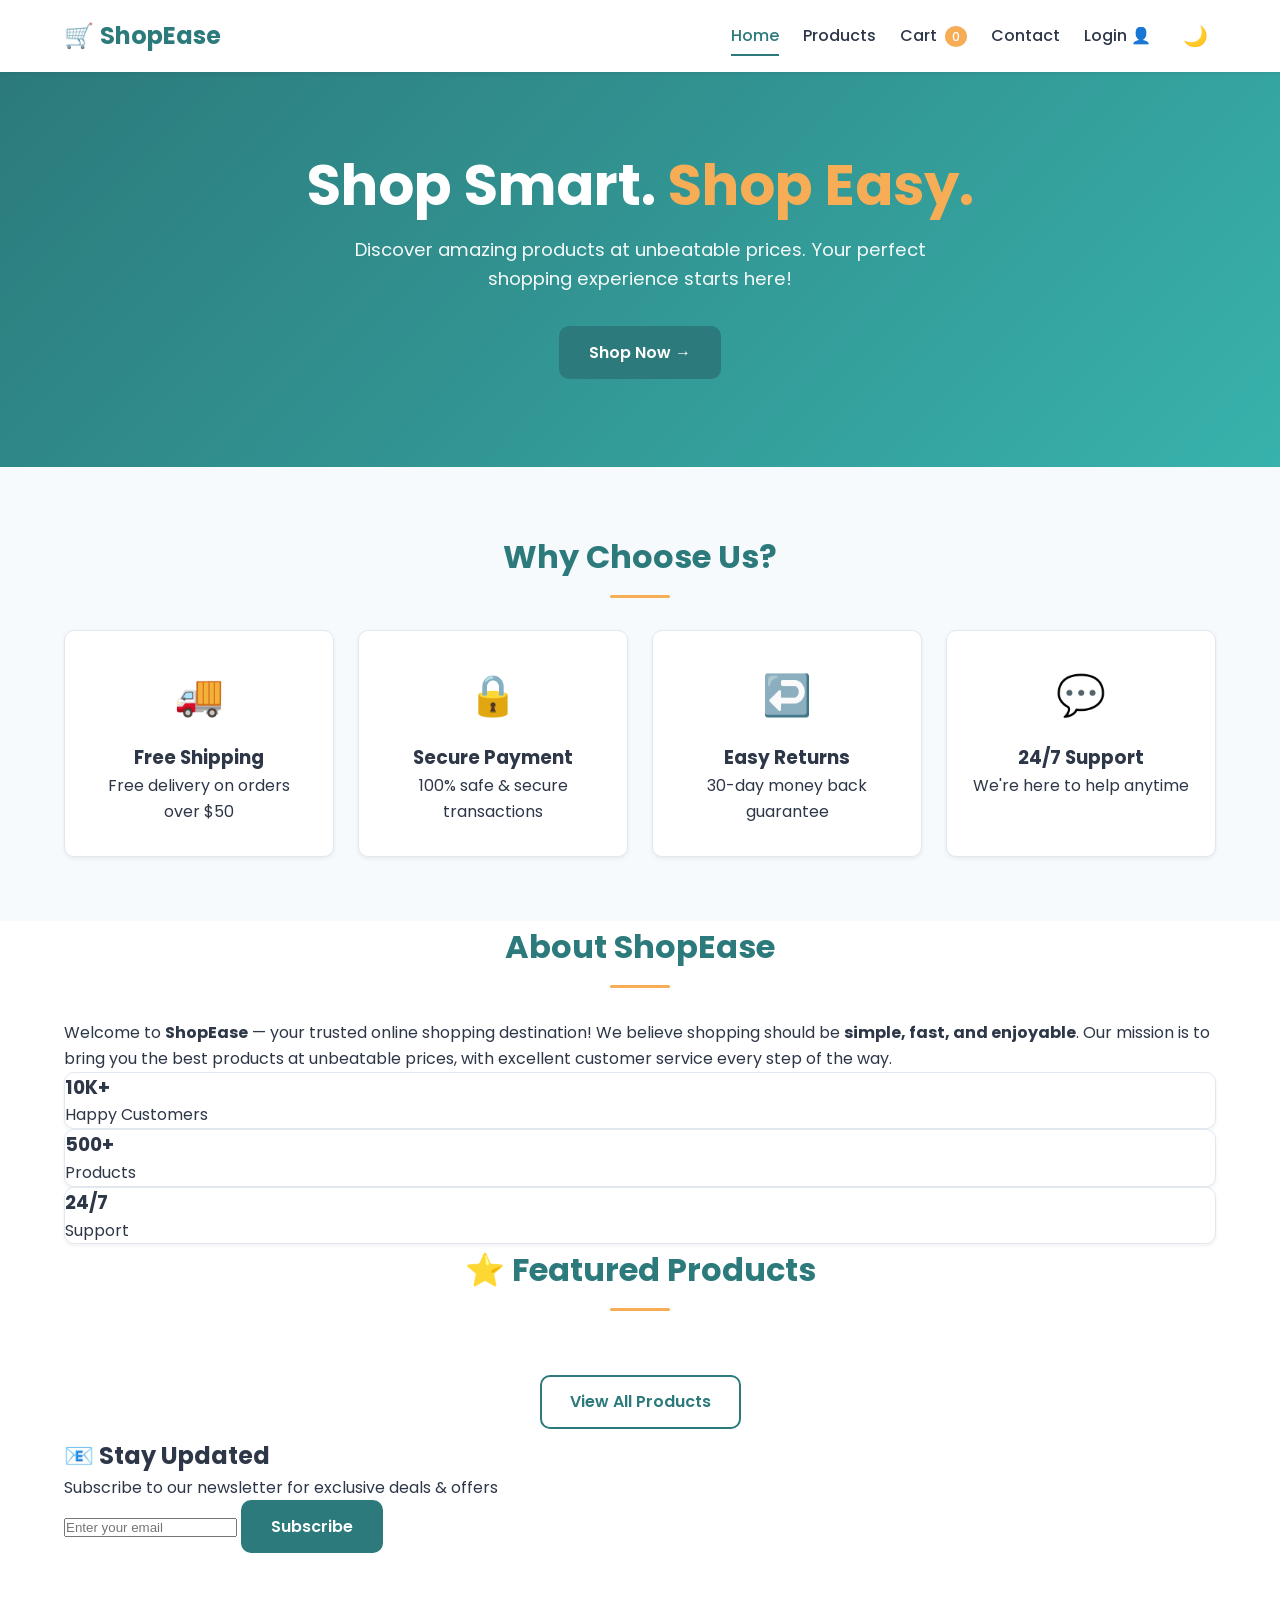
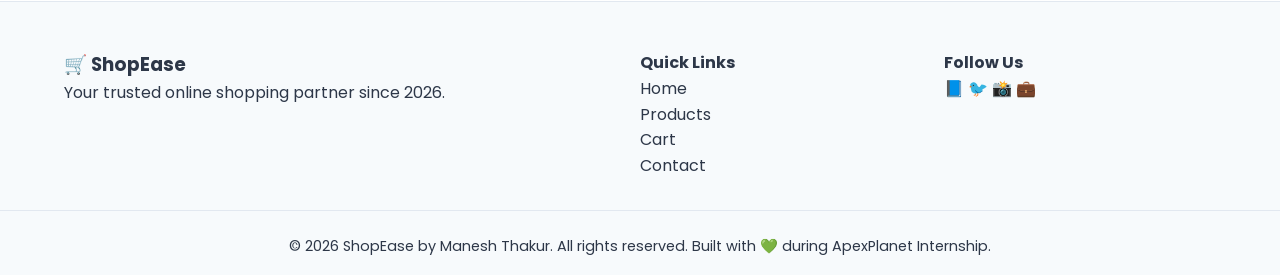
<file: index.html>
<!DOCTYPE html>
<html lang="en">
<head>
  <meta charset="UTF-8" />
  <meta name="viewport" content="width=device-width, initial-scale=1.0"/>
  <meta name="description" content="ShopEase - Your one-stop shop for amazing products online.">
  <meta name="keywords" content="ecommerce, shop, online store, shopease">
  <meta name="author" content="Manesh Thakur">
  <meta property="og:title" content="ShopEase - Shop Smart, Shop Easy">
  <meta property="og:description" content="Discover amazing products at unbeatable prices.">
  <meta property="og:type" content="website">
  <title>ShopEase | Home</title>
  <link rel="icon" href="assets/icons/favicon.ico" type="image/x-icon">
  <link rel="preconnect" href="https://fonts.googleapis.com">
  <link href="https://fonts.googleapis.com/css2?family=Poppins:wght@300;400;600;700&display=swap" rel="stylesheet">
  <link rel="stylesheet" href="css/style.css" />
</head>
<body>


  <!-- ================= MAIN CONTENT ================= -->
  <main>

    <!-- Hero Section -->
    <section class="hero" aria-labelledby="hero-title">
      <div class="container hero-content">
        <h1 id="hero-title">Shop Smart. <span>Shop Easy.</span></h1>
        <p>Discover amazing products at unbeatable prices. Your perfect shopping experience starts here!</p>
        <a href="products.html" class="btn btn-primary">Shop Now →</a>
      </div>
    </section>

    <!-- Features Section -->
    <section class="features" aria-labelledby="features-title">
      <div class="container">
        <h2 id="features-title" class="section-title">Why Choose Us?</h2>
        <div class="features-grid">
          <article class="feature-card">
            <div class="feature-icon">🚚</div>
            <h3>Free Shipping</h3>
            <p>Free delivery on orders over $50</p>
          </article>
          <article class="feature-card">
            <div class="feature-icon">🔒</div>
            <h3>Secure Payment</h3>
            <p>100% safe &amp; secure transactions</p>
          </article>
          <article class="feature-card">
            <div class="feature-icon">↩️</div>
            <h3>Easy Returns</h3>
            <p>30-day money back guarantee</p>
          </article>
          <article class="feature-card">
            <div class="feature-icon">💬</div>
            <h3>24/7 Support</h3>
            <p>We're here to help anytime</p>
          </article>
        </div>
      </div>
    </section>

    <!-- About Section -->
    <section class="about-section">
      <div class="container">
        <div class="about-wrapper">
          <div class="about-content">
            <h2 class="section-title">About ShopEase</h2>
            <p>Welcome to <strong>ShopEase</strong> — your trusted online shopping destination!
            We believe shopping should be <strong>simple, fast, and enjoyable</strong>.
            Our mission is to bring you the best products at unbeatable prices, with
            excellent customer service every step of the way.</p>
            <div class="stats">
              <div class="stat-item"><h3>10K+</h3><p>Happy Customers</p></div>
              <div class="stat-item"><h3>500+</h3><p>Products</p></div>
              <div class="stat-item"><h3>24/7</h3><p>Support</p></div>
            </div>
          </div>
        </div>
      </div>
    </section>

    <!-- Featured Products Section -->
    <section class="featured-products" aria-labelledby="featured-title">
      <div class="container">
        <h2 id="featured-title" class="section-title">⭐ Featured Products</h2>
        <div class="products-grid" id="featuredProducts">
          <!-- Products injected via JavaScript -->
        </div>
        <div class="text-center">
          <a href="products.html" class="btn btn-outline">View All Products</a>
        </div>
      </div>
    </section>

    <!-- Newsletter Section -->
    <section class="newsletter" aria-labelledby="newsletter-title">
      <div class="container">
        <h2 id="newsletter-title">📧 Stay Updated</h2>
        <p>Subscribe to our newsletter for exclusive deals &amp; offers</p>
        <form class="newsletter-form" id="newsletterForm">
          <input type="email" placeholder="Enter your email" required aria-label="Email address">
          <button type="submit" class="btn btn-primary">Subscribe</button>
        </form>
      </div>
    </section>

  </main>

  <!-- Product Detail Modal -->
  <div class="modal product-modal" id="productModal" hidden>
    <div class="modal-content product-modal-content">
      <button class="modal-close" aria-label="Close modal">✕</button>
      <div class="product-modal-body" id="productModalBody"></div>
    </div>
  </div>

  <script src="js/components.js" data-page="home"></script>
  <script src="js/products.js"></script>
  <script src="js/script.js"></script>
</body>
</html>
</file>
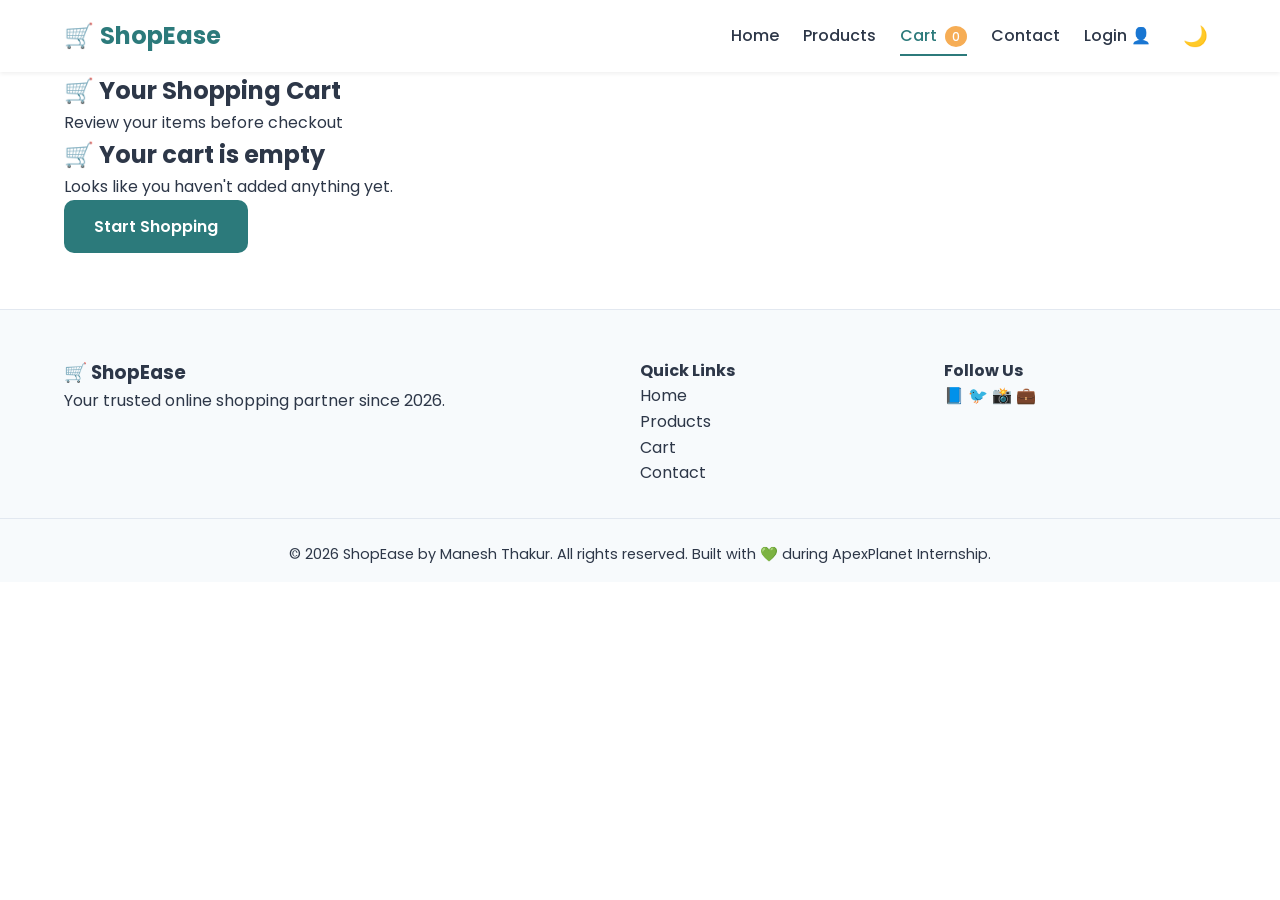
<file: cart.html>
<!DOCTYPE html>
<html lang="en">
<head>
  <meta charset="UTF-8" />
  <meta name="viewport" content="width=device-width, initial-scale=1.0"/>
  <meta name="description" content="Your ShopEase shopping cart">
  <title>ShopEase | Cart</title>
  <link rel="icon" href="assets/icons/favicon.ico" type="image/x-icon">
  <link rel="preconnect" href="https://fonts.googleapis.com">
  <link href="https://fonts.googleapis.com/css2?family=Poppins:wght@300;400;600;700&display=swap" rel="stylesheet">
  <link rel="stylesheet" href="css/style.css" />
</head>
<body>

  <main>

    <section class="page-header">
      <div class="container">
        <h1>🛒 Your Shopping Cart</h1>
        <p>Review your items before checkout</p>
      </div>
    </section>

    <section class="cart-section">
      <div class="container">

        <div class="cart-wrapper">
          <div class="cart-items" id="cartItems"></div>

          <aside class="cart-summary" aria-label="Cart Summary">
            <h2>Order Summary</h2>
            <div class="summary-row">
              <span>Subtotal:</span><span id="subtotal">$0.00</span>
            </div>
            <div class="summary-row">
              <span>Shipping:</span><span id="shipping">$0.00</span>
            </div>
            <div class="summary-row total">
              <span>Total:</span><span id="total">$0.00</span>
            </div>
            <button class="btn btn-primary btn-block" id="checkoutBtn">Proceed to Checkout</button>
            <a href="products.html" class="btn btn-outline btn-block">Continue Shopping</a>
          </aside>
        </div>

        <div class="empty-cart" id="emptyCart" hidden>
          <h2>🛒 Your cart is empty</h2>
          <p>Looks like you haven't added anything yet.</p>
          <a href="products.html" class="btn btn-primary">Start Shopping</a>
        </div>

      </div>
    </section>

    <!-- Checkout Modal -->
    <div class="modal" id="checkoutModal" hidden>
      <div class="modal-content">
        <button class="modal-close" aria-label="Close modal">✕</button>
        <h2>🎉 Checkout</h2>
        <form id="checkoutForm">
          <div class="form-group">
            <label for="fullName">Full Name *</label>
            <input type="text" id="fullName" required>
          </div>
          <div class="form-group">
            <label for="email">Email *</label>
            <input type="email" id="email" required>
          </div>
          <div class="form-group">
            <label for="address">Shipping Address *</label>
            <textarea id="address" rows="3" required></textarea>
          </div>
          <button type="submit" class="btn btn-primary btn-block">Place Order</button>
        </form>
      </div>
    </div>

  </main>

  <script src="js/components.js" data-page="cart"></script>
  <script src="js/products.js"></script>
  <script src="js/card.js"></script>
  <script src="js/script.js"></script>
</body>
</html>
</file>
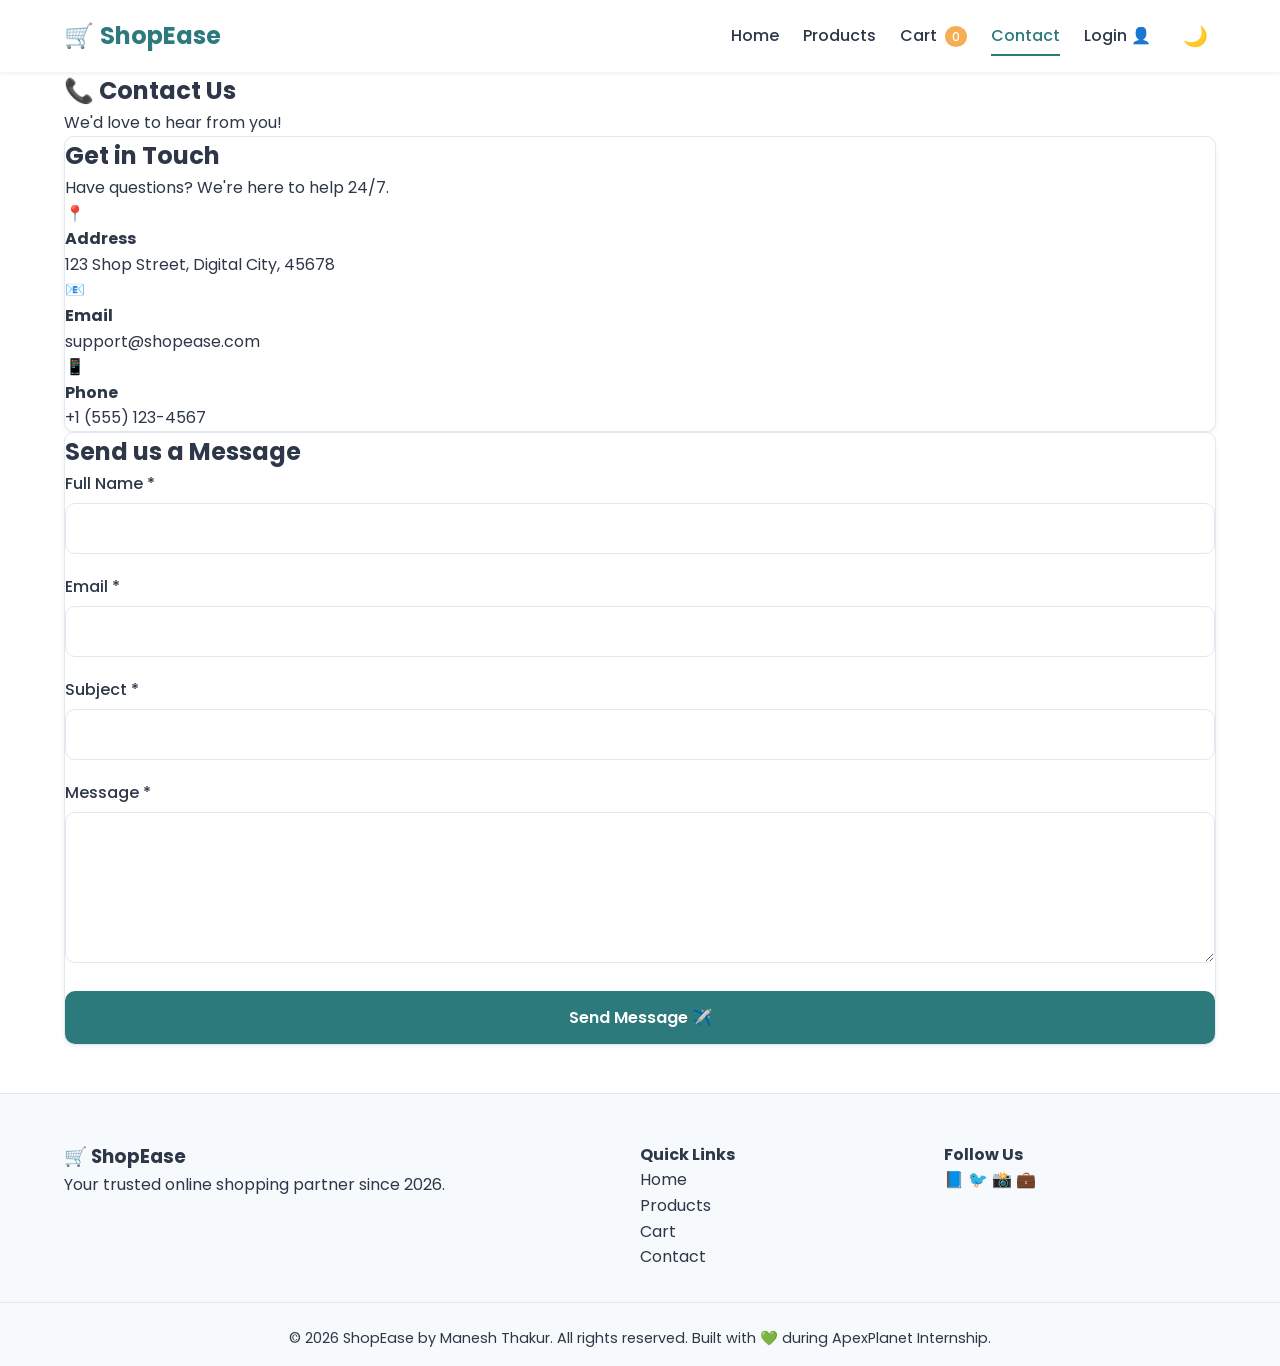
<file: contact.html>
<!DOCTYPE html>
<html lang="en">
<head>
  <meta charset="UTF-8" />
  <meta name="viewport" content="width=device-width, initial-scale=1.0"/>
  <meta name="description" content="Contact ShopEase - We'd love to hear from you!">
  <title>ShopEase | Contact</title>
  <link rel="icon" href="assets/icons/favicon.ico" type="image/x-icon">
  <link rel="preconnect" href="https://fonts.googleapis.com">
  <link href="https://fonts.googleapis.com/css2?family=Poppins:wght@300;400;600;700&display=swap" rel="stylesheet">
  <link rel="stylesheet" href="css/style.css" />
</head>
<body>

  <main>

    <section class="page-header">
      <div class="container">
        <h1>📞 Contact Us</h1>
        <p>We'd love to hear from you!</p>
      </div>
    </section>

    <section class="contact-section">
      <div class="container">
        <div class="contact-wrapper">

          <aside class="contact-info" aria-label="Contact Information">
            <h2>Get in Touch</h2>
            <p>Have questions? We're here to help 24/7.</p>
            <div class="info-item">
              <span class="info-icon">📍</span>
              <div><h4>Address</h4><p>123 Shop Street, Digital City, 45678</p></div>
            </div>
            <div class="info-item">
              <span class="info-icon">📧</span>
              <div><h4>Email</h4><p>support@shopease.com</p></div>
            </div>
            <div class="info-item">
              <span class="info-icon">📱</span>
              <div><h4>Phone</h4><p>+1 (555) 123-4567</p></div>
            </div>
          </aside>

          <div class="contact-form-wrapper">
            <h2>Send us a Message</h2>
            <form id="contactForm" class="contact-form" novalidate>
              <div class="form-group">
                <label for="name">Full Name *</label>
                <input type="text" id="name" name="name" required>
                <small class="error-msg"></small>
              </div>
              <div class="form-group">
                <label for="contactEmail">Email *</label>
                <input type="email" id="contactEmail" name="email" required>
                <small class="error-msg"></small>
              </div>
              <div class="form-group">
                <label for="subject">Subject *</label>
                <input type="text" id="subject" name="subject" required>
                <small class="error-msg"></small>
              </div>
              <div class="form-group">
                <label for="message">Message *</label>
                <textarea id="message" name="message" rows="5" required></textarea>
                <small class="error-msg"></small>
              </div>
              <button type="submit" class="btn btn-primary btn-block">Send Message ✈️</button>
            </form>
            <p id="successMsg" class="success-msg" hidden>✅ Message sent successfully!</p>
          </div>

        </div>
      </div>
    </section>

  </main>

  <script src="js/components.js" data-page="contact"></script>
  <script src="js/script.js"></script>
</body>
</html>
</file>
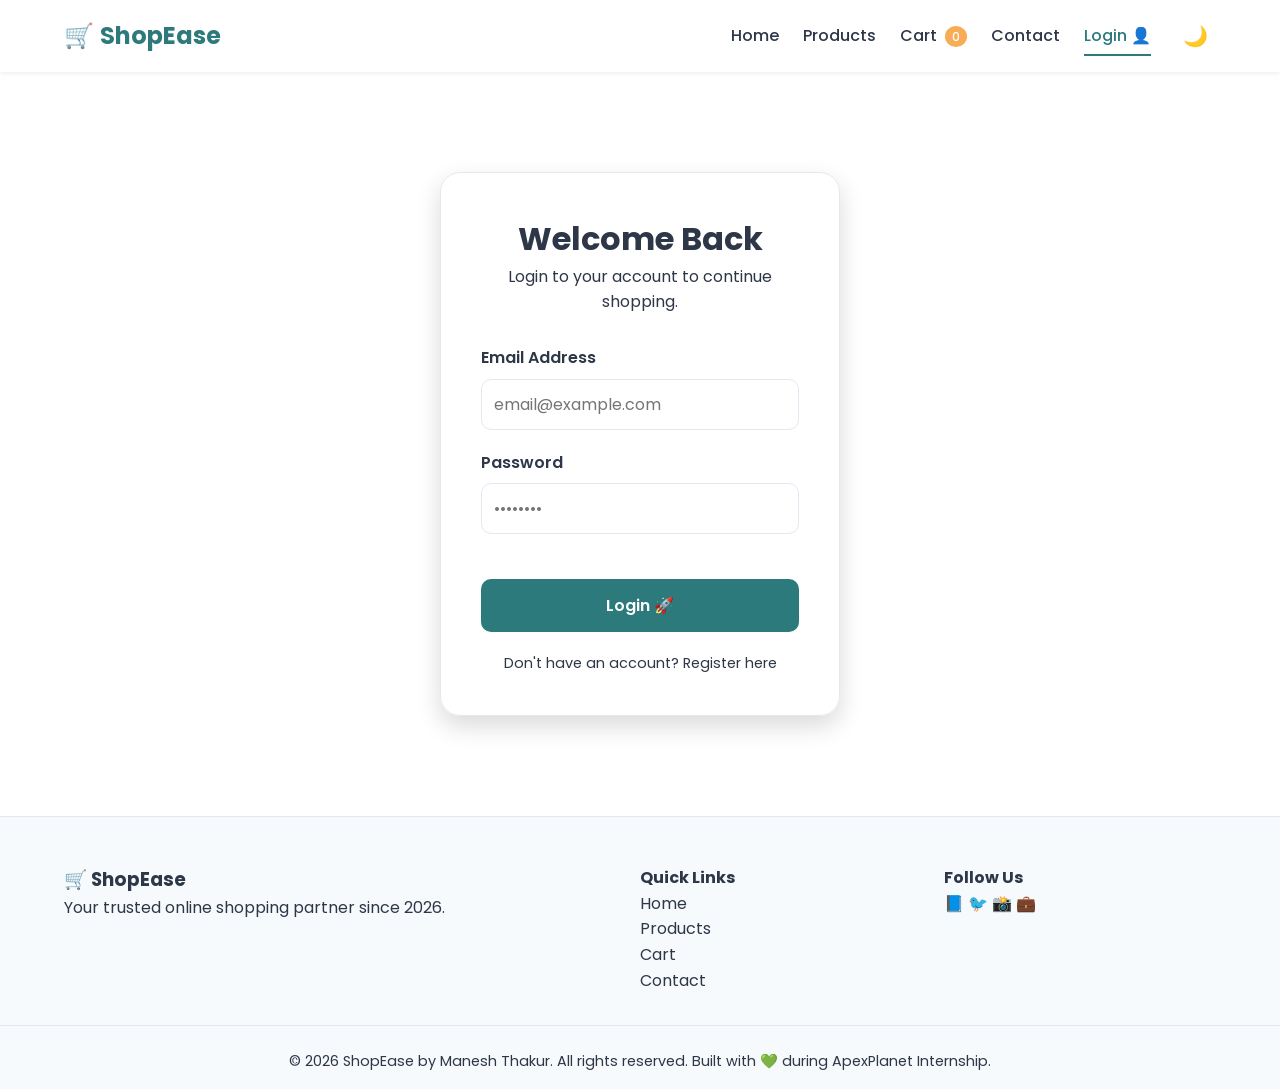
<file: login.html>
<!DOCTYPE html>
<html lang="en">
<head>
  <meta charset="UTF-8">
  <meta name="viewport" content="width=device-width, initial-scale=1.0">
  <title>ShopEase | Login</title>
  <link rel="preconnect" href="https://fonts.googleapis.com">
  <link href="https://fonts.googleapis.com/css2?family=Poppins:wght@300;400;600;700&display=swap" rel="stylesheet">
  <link rel="stylesheet" href="css/style.css">
  <style>
    .auth-container {
      max-width: 400px;
      margin: 100px auto;
      padding: 40px;
      background: var(--bg-card);
      border-radius: 20px;
      box-shadow: var(--shadow-lg);
      border: 1px solid var(--border-color);
    }
    .auth-header {
      text-align: center;
      margin-bottom: 30px;
    }
    .auth-form .form-group {
      margin-bottom: 20px;
    }
    .auth-form label {
      display: block;
      margin-bottom: 8px;
      font-weight: 600;
    }
    .auth-form input {
      width: 100%;
      padding: 12px;
      border: 1px solid var(--border-color);
      border-radius: 10px;
      background: var(--bg-main);
      color: var(--text-main);
    }
    .auth-footer {
      text-align: center;
      margin-top: 20px;
      font-size: 0.9rem;
    }
    .error-msg {
      color: #e53e3e;
      font-size: 0.85rem;
      margin-top: 5px;
      height: 20px;
    }
  </style>
</head>
<body>

  <main>
    <div class="container">
      <div class="auth-container reveal">
        <div class="auth-header">
          <h1>Welcome Back</h1>
          <p>Login to your account to continue shopping.</p>
        </div>
        <form class="auth-form" id="loginForm">
          <div class="form-group">
            <label for="email">Email Address</label>
            <input type="email" id="email" placeholder="email@example.com" required>
          </div>
          <div class="form-group">
            <label for="password">Password</label>
            <input type="password" id="password" placeholder="••••••••" required>
            <div id="loginError" class="error-msg"></div>
          </div>
          <button type="submit" class="btn btn-primary btn-block">Login 🚀</button>
        </form>
        <div class="auth-footer">
          <p>Don't have an account? <a href="register.html">Register here</a></p>
        </div>
      </div>
    </div>
  </main>

  <script src="js/components.js" data-page="login"></script>
  <script src="js/script.js"></script>
  <script>
    document.getElementById('loginForm').addEventListener('submit', async (e) => {
      e.preventDefault();
      const email = document.getElementById('email').value;
      const password = document.getElementById('password').value;
      const errorEl = document.getElementById('loginError');

      try {
        const response = await fetch('api/login.php', {
          method: 'POST',
          headers: { 'Content-Type': 'application/json' },
          body: JSON.stringify({ email, password })
        });

        const data = await response.json();

        if (response.ok) {
          showToast("👋 Welcome back, " + data.user.name + "!");
          setTimeout(() => {
            window.location.href = data.user.role === 'admin' ? 'admin/index.php' : 'index.html';
          }, 1500);
        } else {
          errorEl.textContent = data.error || "Login failed";
        }
      } catch (error) {
        errorEl.textContent = "An error occurred. Please try again.";
      }
    });
  </script>
</body>
</html>
</file>
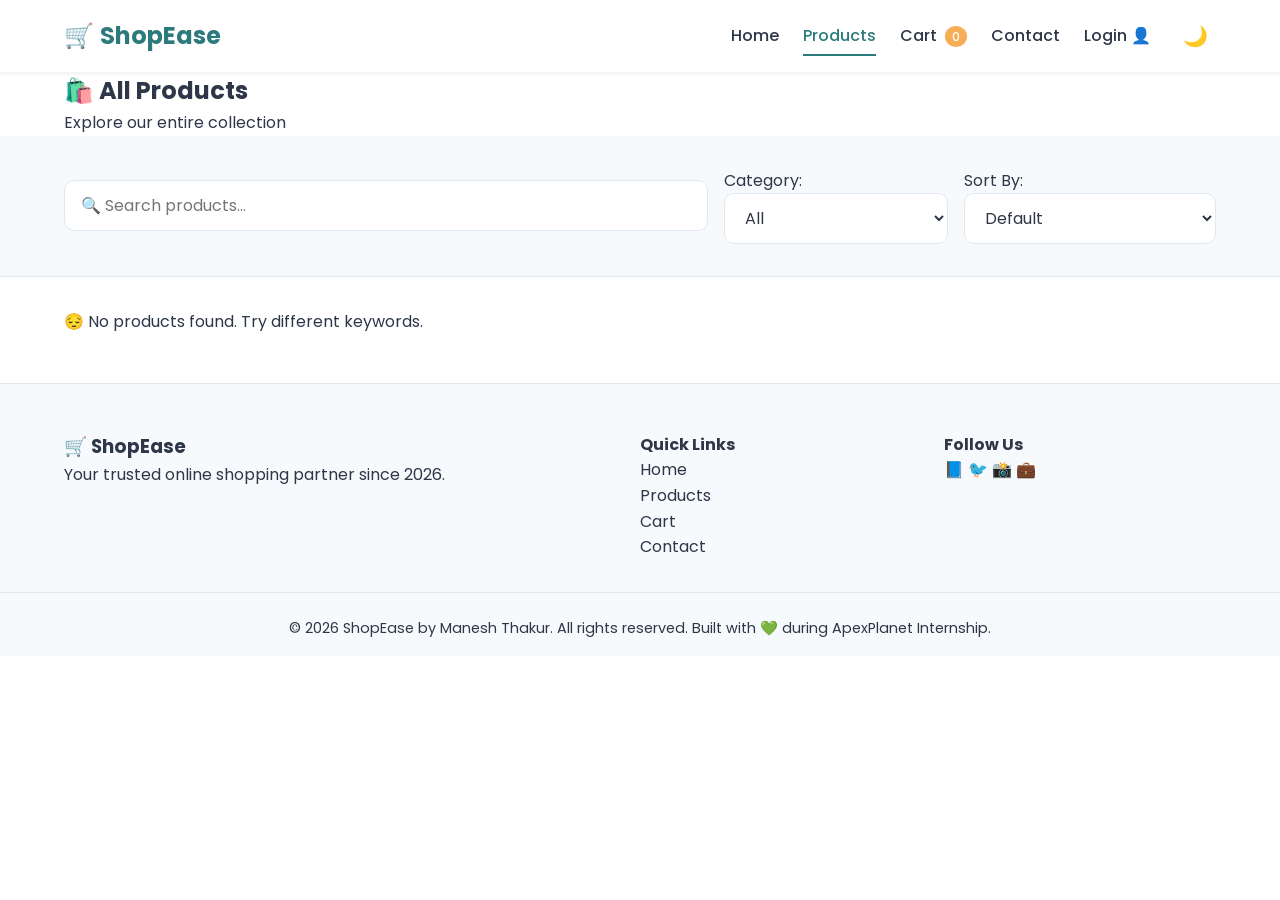
<file: products.html>
<!DOCTYPE html>
<html lang="en">
<head>
  <meta charset="UTF-8" />
  <meta name="viewport" content="width=device-width, initial-scale=1.0"/>
  <meta name="description" content="Browse all products at ShopEase - Amazing deals waiting for you!">
  <title>ShopEase | Products</title>
  <link rel="icon" href="assets/icons/favicon.ico" type="image/x-icon">
  <link rel="preconnect" href="https://fonts.googleapis.com">
  <link href="https://fonts.googleapis.com/css2?family=Poppins:wght@300;400;600;700&display=swap" rel="stylesheet">
  <link rel="stylesheet" href="css/style.css" />
</head>
<body>

  <main>

    <section class="page-header">
      <div class="container">
        <h1>🛍️ All Products</h1>
        <p>Explore our entire collection</p>
      </div>
    </section>

    <!-- Filters & Search -->
    <section class="filters-section">
      <div class="container">
        <div class="filters">
          <div class="search-box">
            <input type="text" id="searchInput" placeholder="🔍 Search products..." aria-label="Search products">
          </div>
          <div class="filter-group">
            <label for="categoryFilter">Category:</label>
            <select id="categoryFilter" aria-label="Filter by category">
              <option value="all">All</option>
              <option value="electronics">Electronics</option>
              <option value="fashion">Fashion</option>
              <option value="home">Home</option>
              <option value="books">Books</option>
            </select>
          </div>
          <div class="filter-group">
            <label for="sortFilter">Sort By:</label>
            <select id="sortFilter" aria-label="Sort products">
              <option value="default">Default</option>
              <option value="low-high">Price: Low → High</option>
              <option value="high-low">Price: High → Low</option>
              <option value="name">Name (A-Z)</option>
            </select>
          </div>
        </div>
      </div>
    </section>

    <!-- Products Grid -->
    <section class="products-section">
      <div class="container">
        <div class="products-grid" id="productsGrid"></div>
        <p id="noResults" class="no-results" hidden>😔 No products found. Try different keywords.</p>
      </div>
    </section>

  </main>

  <!-- Product Detail Modal -->
  <div class="modal product-modal" id="productModal" hidden>
    <div class="modal-content product-modal-content">
      <button class="modal-close" aria-label="Close modal">✕</button>
      <div class="product-modal-body" id="productModalBody"></div>
    </div>
  </div>

  <script src="js/components.js" data-page="products"></script>
  <script src="js/products.js"></script>
  <script src="js/script.js"></script>
</body>
</html>
</file>
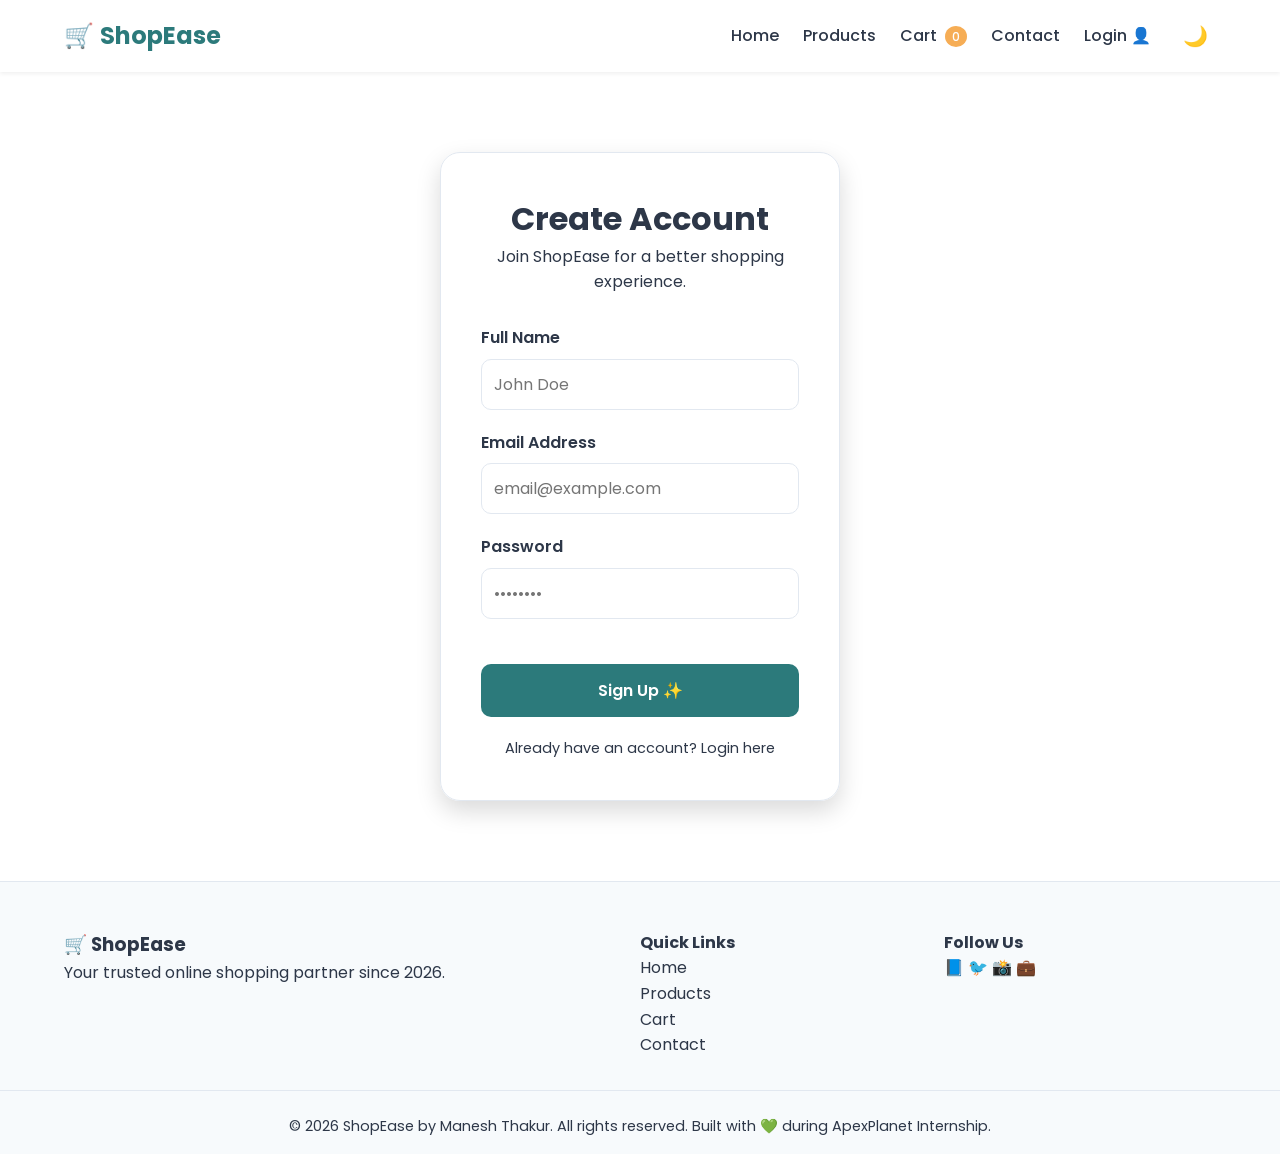
<file: register.html>
<!DOCTYPE html>
<html lang="en">
<head>
  <meta charset="UTF-8">
  <meta name="viewport" content="width=device-width, initial-scale=1.0">
  <title>ShopEase | Register</title>
  <link rel="preconnect" href="https://fonts.googleapis.com">
  <link href="https://fonts.googleapis.com/css2?family=Poppins:wght@300;400;600;700&display=swap" rel="stylesheet">
  <link rel="stylesheet" href="css/style.css">
  <style>
    .auth-container {
      max-width: 400px;
      margin: 80px auto;
      padding: 40px;
      background: var(--bg-card);
      border-radius: 20px;
      box-shadow: var(--shadow-lg);
      border: 1px solid var(--border-color);
    }
    .auth-header {
      text-align: center;
      margin-bottom: 30px;
    }
    .auth-form .form-group {
      margin-bottom: 20px;
    }
    .auth-form label {
      display: block;
      margin-bottom: 8px;
      font-weight: 600;
    }
    .auth-form input {
      width: 100%;
      padding: 12px;
      border: 1px solid var(--border-color);
      border-radius: 10px;
      background: var(--bg-main);
      color: var(--text-main);
    }
    .auth-footer {
      text-align: center;
      margin-top: 20px;
      font-size: 0.9rem;
    }
    .error-msg {
      color: #e53e3e;
      font-size: 0.85rem;
      margin-top: 5px;
      height: 20px;
    }
  </style>
</head>
<body>

  <main>
    <div class="container">
      <div class="auth-container reveal">
        <div class="auth-header">
          <h1>Create Account</h1>
          <p>Join ShopEase for a better shopping experience.</p>
        </div>
        <form class="auth-form" id="registerForm">
          <div class="form-group">
            <label for="name">Full Name</label>
            <input type="text" id="name" placeholder="John Doe" required minlength="3">
          </div>
          <div class="form-group">
            <label for="email">Email Address</label>
            <input type="email" id="email" placeholder="email@example.com" required>
          </div>
          <div class="form-group">
            <label for="password">Password</label>
            <input type="password" id="password" placeholder="••••••••" required minlength="6">
            <div id="registerError" class="error-msg"></div>
          </div>
          <button type="submit" class="btn btn-primary btn-block">Sign Up ✨</button>
        </form>
        <div class="auth-footer">
          <p>Already have an account? <a href="login.html">Login here</a></p>
        </div>
      </div>
    </div>
  </main>

  <script src="js/components.js" data-page="register"></script>
  <script src="js/script.js"></script>
  <script>
    document.getElementById('registerForm').addEventListener('submit', async (e) => {
      e.preventDefault();
      const name = document.getElementById('name').value;
      const email = document.getElementById('email').value;
      const password = document.getElementById('password').value;
      const errorEl = document.getElementById('registerError');

      try {
        const response = await fetch('api/register.php', {
          method: 'POST',
          headers: { 'Content-Type': 'application/json' },
          body: JSON.stringify({ name, email, password })
        });

        const data = await response.json();

        if (response.ok) {
          showToast("🎉 Account created! Please login.");
          setTimeout(() => {
            window.location.href = 'login.html';
          }, 2000);
        } else {
          errorEl.textContent = data.error || "Registration failed";
        }
      } catch (error) {
        errorEl.textContent = "An error occurred. Please try again.";
      }
    });
  </script>
</body>
</html>
</file>
<file: css/style.css>
/* ==========================================================
   SHOPEASE - OPTIMIZED STYLESHEET
   Refactored for efficiency and maintainability
========================================================== */

/* ========== 1. ROOT & RESET ========== */
:root {
  --primary-color: #2c7a7b;
  --primary-dark: #234e52;
  --secondary-color: #38b2ac;
  --accent-color: #f6ad55;
  --bg-color: #ffffff;
  --bg-alt: #f7fafc;
  --text-color: #2d3748;
  --text-light: #4a5568;
  --border-color: #e2e8f0;
  --white: #ffffff;
  --danger: #e53e3e;
  --success: #38a169;
  --font-family: 'Poppins', sans-serif;
  --transition: all 0.3s ease-in-out;
  --shadow-sm: 0 2px 4px rgba(0, 0, 0, 0.06);
  --shadow-md: 0 4px 12px rgba(0, 0, 0, 0.1);
  --shadow-lg: 0 10px 25px rgba(0, 0, 0, 0.15);
  --radius: 10px;
  --radius-lg: 20px;
}

[data-theme="dark"] {
  --bg-color: #1a202c;
  --bg-alt: #2d3748;
  --text-color: #f7fafc;
  --text-light: #cbd5e0;
  --border-color: #4a5568;
  --white: #2d3748;
}

*, *::before, *::after { margin: 0; padding: 0; box-sizing: border-box; }
html { scroll-behavior: smooth; font-size: 16px; }
body { font-family: var(--font-family); background: var(--bg-color); color: var(--text-color); line-height: 1.6; transition: var(--transition); overflow-x: hidden; }
a { text-decoration: none; color: inherit; transition: var(--transition); }
ul { list-style: none; }
img { max-width: 100%; display: block; }
button { font-family: inherit; cursor: pointer; border: none; background: none; }

/* ========== 2. UTILITIES & SHARED ========== */
.container { width: 90%; max-width: 1200px; margin: 0 auto; }
.text-center { text-align: center; }
.section-title { font-size: 2rem; text-align: center; margin-bottom: 2rem; color: var(--primary-color); position: relative; padding-bottom: 1rem; }
.section-title::after { content: ""; position: absolute; bottom: 0; left: 50%; transform: translateX(-50%); width: 60px; height: 3px; background: var(--accent-color); border-radius: 2px; }

/* Grouped Card Styles */
.feature-card, .product-card, .stat-item, .contact-info, .contact-form-wrapper, .table-card {
  background: var(--bg-color);
  border-radius: var(--radius);
  box-shadow: var(--shadow-sm);
  border: 1px solid var(--border-color);
  transition: var(--transition);
}

.feature-card:hover, .product-card:hover, .stat-item:hover { transform: translateY(-5px); box-shadow: var(--shadow-md); }

/* ========== 3. BUTTONS ========== */
.btn {
  display: inline-block; padding: 0.75rem 1.75rem; border-radius: var(--radius);
  font-weight: 600; font-size: 1rem; cursor: pointer; transition: var(--transition);
  border: 2px solid transparent; text-align: center; position: relative; overflow: hidden;
}
.btn-primary { background: var(--primary-color); color: #fff; }
.btn-primary:hover { background: var(--primary-dark); transform: translateY(-2px); box-shadow: var(--shadow-md); }
.btn-outline { background: transparent; color: var(--primary-color); border-color: var(--primary-color); }
.btn-outline:hover { background: var(--primary-color); color: #fff; }
.btn-block { display: block; width: 100%; margin-top: 0.5rem; }
.btn::before { content: ''; position: absolute; top: 50%; left: 50%; width: 0; height: 0; border-radius: 50%; background: rgba(255,255,255,0.3); transform: translate(-50%, -50%); transition: width 0.5s ease, height 0.5s ease; }
.btn:active::before { width: 300px; height: 300px; }

/* ========== 4. HEADER & NAVIGATION ========== */
.header { background: var(--bg-color); box-shadow: var(--shadow-sm); position: sticky; top: 0; z-index: 100; transition: var(--transition); }
.nav-container { display: flex; justify-content: space-between; align-items: center; padding: 1rem 0; }
.logo { font-size: 1.5rem; font-weight: 700; color: var(--primary-color); display: flex; align-items: center; gap: 0.4rem; }
.logo:hover { transform: scale(1.05); }
.nav-links { display: flex; align-items: center; gap: 1.5rem; }
.nav-links a { font-weight: 500; position: relative; padding: 0.3rem 0; }
.nav-links a::after { content: ""; position: absolute; left: 0; bottom: -4px; width: 0; height: 2px; background: var(--primary-color); transition: var(--transition); }
.nav-links a:hover::after, .nav-links a.active::after { width: 100%; }
.nav-links a.active { color: var(--primary-color); }
.cart-count, .wishlist-count { background: var(--accent-color); color: #fff; font-size: 0.75rem; padding: 2px 7px; border-radius: 50%; margin-left: 4px; }
.wishlist-count { background: var(--danger); }
#themeToggle { font-size: 1.25rem; padding: 0.3rem 0.5rem; border-radius: 50%; transition: var(--transition); }
#themeToggle:hover { background: var(--bg-alt); transform: rotate(20deg); }
.menu-toggle { display: none; font-size: 1.5rem; color: var(--primary-color); }

/* User Dropdown */
.user-dropdown { position: relative; display: inline-block; }
.user-name { font-weight: 600; color: #fff; padding: 0.6rem 1.2rem; background: var(--primary-color); border-radius: 50px; transition: var(--transition); display: flex; align-items: center; gap: 0.5rem; box-shadow: var(--shadow-sm); }
.user-name::after { content: '▼'; font-size: 0.7rem; opacity: 0.8; }
.dropdown-menu { position: absolute; top: calc(100% + 10px); right: 0; background: var(--bg-color); box-shadow: var(--shadow-lg); border: 1px solid var(--border-color); border-radius: var(--radius); min-width: 180px; opacity: 0; visibility: hidden; transform: translateY(10px); transition: var(--transition); z-index: 1000; overflow: hidden; }
.user-dropdown:hover .dropdown-menu { opacity: 1; visibility: visible; transform: translateY(0); }
.dropdown-menu li { border-bottom: 1px solid var(--border-color); }
.dropdown-menu a { display: block; padding: 12px 20px; font-size: 0.95rem; color: var(--text-color); font-weight: 500; }
.dropdown-menu a:hover { background: var(--primary-color); color: #fff !important; }

/* ========== 5. HERO & FEATURES ========== */
.hero { background: linear-gradient(135deg, var(--primary-color) 0%, var(--secondary-color) 100%); color: #fff; padding: 5rem 0; position: relative; overflow: hidden; text-align: center; }
.hero-content { position: relative; z-index: 1; animation: fadeInUp 1s ease; }
.hero h1 { font-size: clamp(2rem, 5vw, 3.5rem); margin-bottom: 1rem; line-height: 1.2; }
.hero h1 span { color: var(--accent-color); }
.hero p { font-size: 1.15rem; margin-bottom: 2rem; opacity: 0.95; max-width: 600px; margin: 0 auto 2rem; }

.features { padding: 4rem 0; background: var(--bg-alt); }
.features-grid { display: grid; grid-template-columns: repeat(auto-fit, minmax(220px, 1fr)); gap: 1.5rem; }
.feature-card { padding: 2rem 1.5rem; text-align: center; }
.feature-icon { font-size: 2.5rem; margin-bottom: 1rem; }

/* ========== 6. PRODUCTS SYSTEM ========== */
.products-grid { display: grid; grid-template-columns: repeat(auto-fill, minmax(240px, 1fr)); gap: 1.5rem; margin-bottom: 2rem; }
.product-card { overflow: hidden; display: flex; flex-direction: column; }
.product-image-wrapper { position: relative; overflow: hidden; height: 200px; }
.product-image { width: 100%; height: 100%; object-fit: cover; transition: transform 0.5s ease; }
.product-card:hover .product-image { transform: scale(1.1); }
.product-info { padding: 1rem; display: flex; flex-direction: column; flex: 1; }
.product-category { font-size: 0.75rem; color: var(--accent-color); text-transform: uppercase; font-weight: 600; margin-bottom: 0.3rem; }
.product-name { font-size: 1rem; margin-bottom: 0.5rem; font-weight: 600; }
.product-price { font-size: 1.25rem; font-weight: 700; color: var(--primary-color); margin-bottom: 1rem; }
.product-badge { position: absolute; top: 10px; left: 10px; background: var(--accent-color); color: #fff; padding: 0.25rem 0.6rem; font-size: 0.7rem; font-weight: 700; border-radius: 4px; text-transform: uppercase; z-index: 2; }
.wishlist-btn { position: absolute; top: 10px; right: 10px; width: 36px; height: 36px; border-radius: 50%; background: rgba(255,255,255,0.9); font-size: 1.1rem; box-shadow: var(--shadow-sm); z-index: 2; display: flex; align-items: center; justify-content: center; }
.quick-view-btn { position: absolute; bottom: 0; left: 0; right: 0; padding: 0.6rem; background: rgba(44,122,123,0.95); color: #fff; font-weight: 600; transform: translateY(100%); transition: var(--transition); z-index: 2; }
.product-card:hover .quick-view-btn { transform: translateY(0); }

/* ========== 7. FILTERS & FORMS ========== */
.filters-section { padding: 2rem 0; background: var(--bg-alt); border-bottom: 1px solid var(--border-color); }
.filters { display: flex; gap: 1rem; flex-wrap: wrap; align-items: center; justify-content: space-between; }
.search-box { flex: 1; min-width: 250px; }
.form-group { margin-bottom: 1.25rem; }
.form-group label { display: block; margin-bottom: 0.4rem; font-weight: 500; }
.form-group input, .form-group textarea, .search-box input, .filter-group select {
  width: 100%; padding: 0.75rem 1rem; border: 1px solid var(--border-color); border-radius: var(--radius);
  background: var(--bg-color); color: var(--text-color); font-family: inherit; font-size: 1rem; transition: var(--transition);
}
.form-group input:focus, .form-group textarea:focus, .search-box input:focus, .filter-group select:focus {
  outline: none; border-color: var(--primary-color); box-shadow: 0 0 0 3px rgba(44, 122, 123, 0.15);
}

/* ========== 8. CART & CHECKOUT ========== */
.cart-wrapper { display: grid; grid-template-columns: 2fr 1fr; gap: 2rem; }
.cart-item { display: grid; grid-template-columns: 100px 1fr auto; gap: 1rem; align-items: center; background: var(--bg-color); padding: 1rem; border-radius: var(--radius); box-shadow: var(--shadow-sm); border: 1px solid var(--border-color); }
.cart-item img { width: 100px; height: 100px; object-fit: cover; border-radius: var(--radius); }
.quantity-controls { display: flex; gap: 0.5rem; align-items: center; }
.quantity-controls button { width: 30px; height: 30px; border-radius: 50%; background: var(--primary-color); color: #fff; font-weight: bold; }
.cart-summary { background: var(--bg-color); padding: 1.5rem; border-radius: var(--radius); box-shadow: var(--shadow-md); height: fit-content; position: sticky; top: 100px; border: 1px solid var(--border-color); }
.summary-row { display: flex; justify-content: space-between; padding: 0.75rem 0; border-bottom: 1px solid var(--border-color); }
.summary-row.total { font-size: 1.25rem; font-weight: 700; color: var(--primary-color); border: none; }

/* ========== 9. MODALS & UI COMPONENTS ========== */
.modal { position: fixed; inset: 0; background: rgba(0,0,0,0.6); display: flex; align-items: center; justify-content: center; z-index: 1000; padding: 1rem; animation: fadeIn 0.3s ease; }
.modal-content { background: var(--bg-color); padding: 2rem; border-radius: var(--radius-lg); max-width: 500px; width: 100%; position: relative; box-shadow: var(--shadow-lg); animation: slideUp 0.4s ease; }
.modal-close { position: absolute; top: 1rem; right: 1rem; font-size: 1.25rem; width: 32px; height: 32px; border-radius: 50%; background: var(--bg-alt); color: var(--text-color); display: flex; align-items: center; justify-content: center; }
.modal-close:hover { background: var(--danger); color: #fff; }

.product-modal-content { max-width: 800px; padding: 0; overflow: hidden; }
.product-modal-body { display: grid; grid-template-columns: 1fr 1fr; }
.product-modal-info { padding: 2rem; }

.loader { position: fixed; inset: 0; background: var(--bg-color); z-index: 9999; display: flex; align-items: center; justify-content: center; transition: opacity 0.5s ease; }
.spinner { width: 60px; height: 60px; border: 5px solid var(--bg-alt); border-top-color: var(--primary-color); border-radius: 50%; animation: spin 0.8s linear infinite; }
.back-to-top { position: fixed; bottom: 30px; right: 30px; width: 45px; height: 45px; border-radius: 50%; background: var(--primary-color); color: #fff; display: flex; align-items: center; justify-content: center; opacity: 0; visibility: hidden; transform: translateY(20px); transition: var(--transition); z-index: 99; }
.back-to-top.show { opacity: 1; visibility: visible; transform: translateY(0); }
.toast { position: fixed; bottom: 30px; right: 30px; background: var(--primary-color); color: #fff; padding: 1rem 1.5rem; border-radius: var(--radius); box-shadow: var(--shadow-md); z-index: 9999; opacity: 0; transform: translateY(20px); transition: var(--transition); pointer-events: none; }
.toast--visible { opacity: 1; transform: translateY(0); }

/* ========== 10. FOOTER & ANIMATIONS ========== */
.footer { background: var(--bg-alt); padding: 3rem 0 1rem; margin-top: 3rem; border-top: 1px solid var(--border-color); }
.footer-container { display: grid; grid-template-columns: 2fr 1fr 1fr; gap: 2rem; margin-bottom: 2rem; }
.footer-bottom { text-align: center; padding-top: 1.5rem; border-top: 1px solid var(--border-color); font-size: 0.9rem; }

@keyframes fadeIn { from { opacity: 0; } to { opacity: 1; } }
@keyframes fadeInUp { from { opacity: 0; transform: translateY(30px); } to { opacity: 1; transform: translateY(0); } }
@keyframes slideUp { from { opacity: 0; transform: translateY(40px); } to { opacity: 1; transform: translateY(0); } }
@keyframes spin { to { transform: rotate(360deg); } }
@keyframes pulse { 0%, 100% { transform: scale(1); } 50% { transform: scale(1.1); } }

.pulse { animation: pulse 0.4s ease; }
.reveal { opacity: 0; transform: translateY(40px); transition: opacity 0.8s ease, transform 0.8s ease; }
.reveal.active { opacity: 1; transform: translateY(0); }

/* ========== 11. RESPONSIVE ========== */
@media (max-width: 900px) { .cart-wrapper, .contact-wrapper, .footer-container { grid-template-columns: 1fr; } .cart-summary { position: static; } }
@media (max-width: 768px) {
  .menu-toggle { display: block; }
  .nav-links { position: fixed; top: 65px; right: -100%; width: 70%; height: calc(100vh - 65px); background: var(--bg-color); flex-direction: column; padding: 2rem; gap: 1.5rem; box-shadow: var(--shadow-lg); transition: right 0.3s ease; }
  .nav-links.active { right: 0; }
  .filters { flex-direction: column; align-items: stretch; }
  .cart-item { grid-template-columns: 80px 1fr; }
  .cart-item-right { grid-column: 1 / -1; text-align: left; display: flex; justify-content: space-between; align-items: center; }
}
@media (max-width: 480px) { .products-grid { grid-template-columns: repeat(auto-fill, minmax(160px, 1fr)); } .product-image-wrapper { height: 150px; } }

[hidden], .hidden { display: none !important; }
</file>
